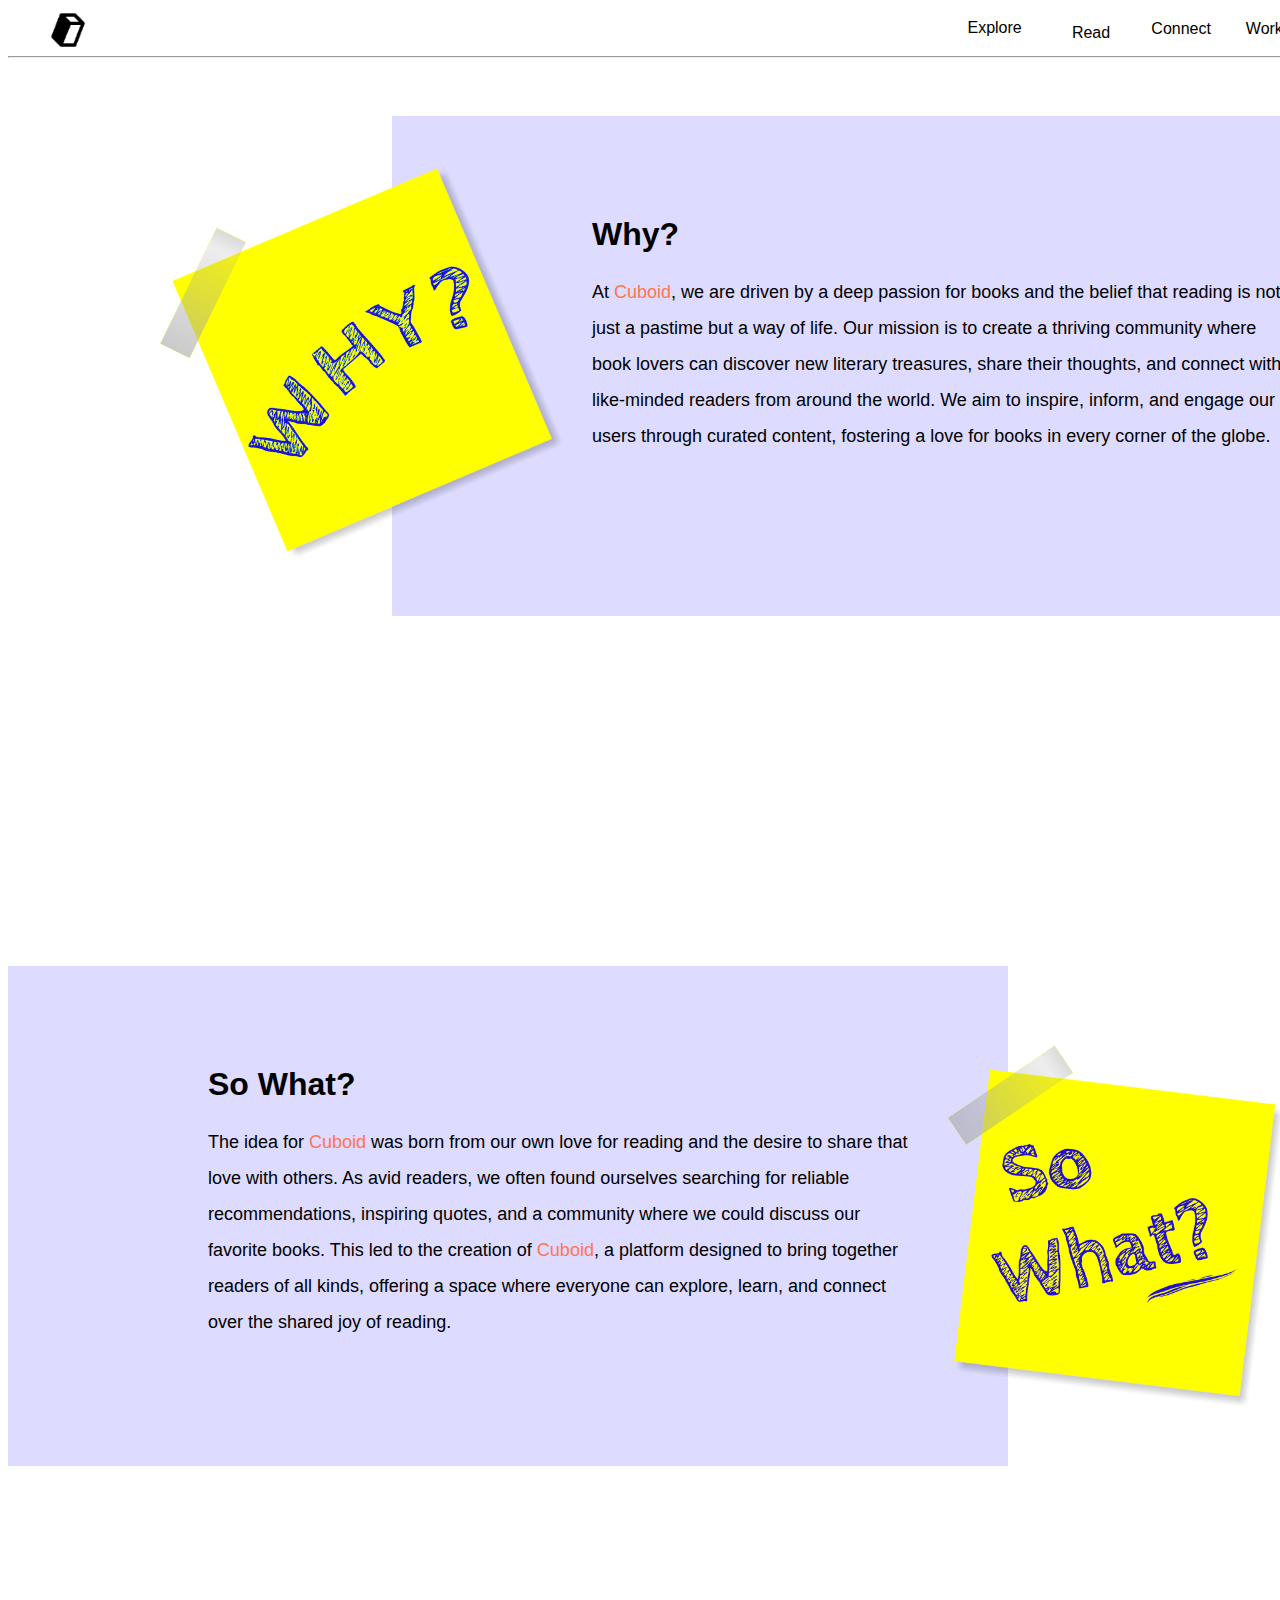
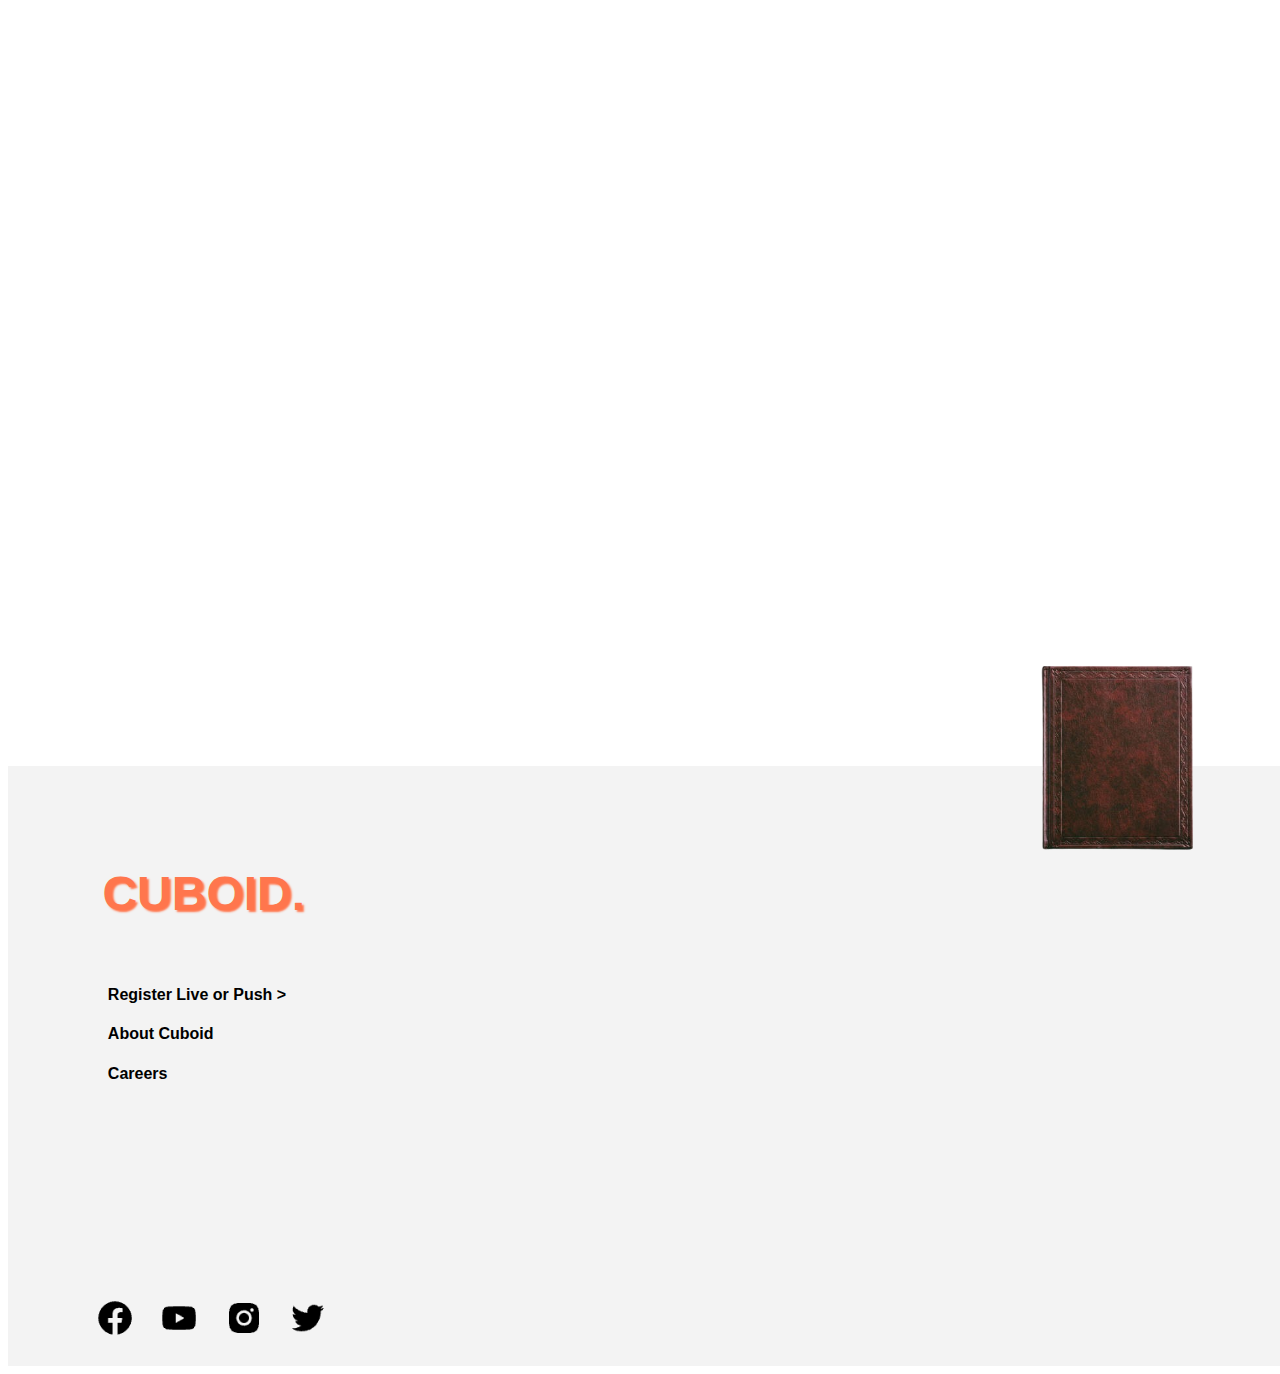
<file: about.html>
<!DOCTYPE html>
<html lang="en">
<head>
    <meta charset="UTF-8">
    <meta name="viewport" content="width=device-width, initial-scale=1.0">
    <link rel="stylesheet" href="/css/about.css">
    <title>About Us</title>
</head>
<body>
    <nav class="navbar">
        <ul>
            <a href="/index.html"><li id="logo"><img src="/images/common/logo.png" alt="logo"></li></a>
            <li id="explore"> <a href="#" > Explore </a> </li>
            <li id="read"> <a href="read.html">Read</a> </li>
            <li id="connect"> <a href="read-page/index.html"> </a>Connect </li>
            <li id="workshop"> <a href="read-page/index.html"></a> Workshops </li>
            <li id="shop"> <a href="read-page/index.html"> </a>Shop </li>
        </ul>
    </nav>
    <hr>
    <div class="whycont">
        <div class="whyimg"></div>
        <div class="why">
        <h1>Why?</h1>
        <p>At <span class="emphasis">Cuboid</span>, we are driven by a deep passion for books and the belief that reading is not just a pastime but a way of life. Our mission is to create a thriving community where book lovers can discover new literary treasures, share their thoughts, and connect with like-minded readers from around the world. We aim to inspire, inform, and engage our users through curated content, fostering a love for books in every corner of the globe.</p>
        </div>
    </div>
    <div class="storycont">
        <div class="storyimg"></div>
        <div class="story">
            <h1> So What? </h1>
            <p>The idea for <span class="emphasis">Cuboid</span> was born from our own love for reading and the desire to share that love with others. As avid readers, we often found ourselves searching for reliable recommendations, inspiring quotes, and a community where we could discuss our favorite books. This led to the creation of <span class="emphasis">Cuboid</span>, a platform designed to bring together readers of all kinds, offering a space where everyone can explore, learn, and connect over the shared joy of reading.</p>
        </div>
    </div>


    <div class="footer">
        <h1>CUBOID.</h1>
        <div class="buttons">
            <h4>Register Live or Push ></h4>
            <h4>About Cuboid</h4>
            <h4>Careers</h4>
        </div>

        <div class="rotatebook">
            <img src="/images/home/rotate.png" alt="rotating book">
        </div>

        <div class="logos">
            <img src="[data-uri]"/>
        <img src="[data-uri]"/>
        <img src="[data-uri]"/>
        <img src="[data-uri]"/>
        </div>
</body>
</html>
</file>
<file: css/about.css>
body{
    font-family: futura-pt,Avenir,-apple-system,BlinkMacSystemFont,"Segoe UI",Roboto,"Helvetica Neue",Helvetica,Arial,sans-serif;
    font-weight: 500;
    width: 100%;
    overflow-x: hidden;
}

ul{
    margin: 0px;
    height: 40px;
}

li a{
    text-decoration: none;
    color: black;
}


.navbar{
    height: 40px;
    justify-content: space-between;
    list-style: none;
    padding: 0;
    margin: 0;
}


#logo img{
    transform: rotate(180);
    width: 40px;
    height: auto;
    position: relative;
    top: 2px;
    float: left;
}

#logo{
    width: 60px;
    display: inline-flex;
}

#explore{
    width: 70px;
    display: inline-flex;
    position: relative;
    margin-right: 5px;
    margin-left: 5px;
    bottom: 15px;
    left: 850px;
}

#read{
    width: 70px;
    display: inline-flex;
    position: relative;
    margin-right: -10px;
    margin-left: 5px;
    bottom: 10px;
    left: 870px;
}

#connect{
    width: 70px;
    display: inline-flex;
    position: relative;
    margin-right: 5px;
    margin-left: -5px;
    bottom: 10px;
    left: 890px;
}

#workshop{
    width: 70px;
    display: inline-flex;
    position: relative;
    margin-right: 10px;
    margin-left: 5px;
    bottom: 10px;
    left: 900px;
}

#shop{
    width: 70px;
    display: inline-flex;
    position: relative;
    bottom: 10px;
    color: #ff764d;
    left: 940px;
}

.whyimg{
    background-image: url(/images/about/why.png);
    width: 400px;
    height: 400px;
    background-size: cover;
    background-position: center;
    position: relative;
    top: 100px;
    left: 150px;
    z-index: 10;
    transform: rotate(-30deg);
}

.why{
    width: 1000px;
    height: 500px;
    display: flexbox;
    justify-content: center;
    position: relative;
    left: 30%;
    background-color: #dddbff;
    bottom: 500px;
}

.why h1{
    width: 700px;
    margin-top: 150px;
    position: relative;
    top: 100px;
    left: 20%;
}

.why p{
    position: relative;
    left: 20%;
    width: 700px;
    top: 100px;
    line-height: 2;
    font-size: 18px;
}

.emphasis{
    color: #ff764d;
}

.storyimg{
    background-image: url(/images/about/so-what.png);
    width: 400px;
    height: 400px;
    background-size: cover;
    background-position: center;
    position: relative;
    left: 900px;
    z-index: 10;
    bottom: 80px;
}

.story{
    width: 1000px;
    height: 500px;
    display: flexbox;
    justify-content: center;
    position: relative;
    background-color: #dddbff;
    bottom: 700px;
}

.story h1{
    width: 700px;
    margin-top: 150px;
    position: relative;
    top: 100px;
    left: 20%;
}

.story p{
    position: relative;
    left: 20%;
    width: 700px;
    top: 100px;
    line-height: 2;
    font-size: 18px;
}


.footer{
    margin-top: 200px;
    background-color: rgb(243, 243, 243);
    height: 600px;
}

.footer h1{
    margin-top: 100px;
    font-size: 48px;
    position: absolute;
    left: 8%;
    color: #ff764d;
    text-shadow: 2px 2px 2px;
}

.footer .logos{
    position: relative;
    top: 150px;
    left: 6%;
}

.footer .logos img{
    width: 40px;
    height: 40px;
    margin: 10px;
}

.footer .buttons{
    position: relative;
    top: 220px;
    left: 7.8%;
}

.rotatebook{
    position: relative;
    bottom: 250px;
    left: 900px;
}


.rotatebook img{
    width: 400px;
    height: 250px;
    animation: autoRotateAnimation;
    animation-timeline: view();
}

@keyframes autoRotateAnimation{
    from{
        transform: rotate(0deg)
    }
    to{
        transform: rotate(360deg);
    }
}
</file>
